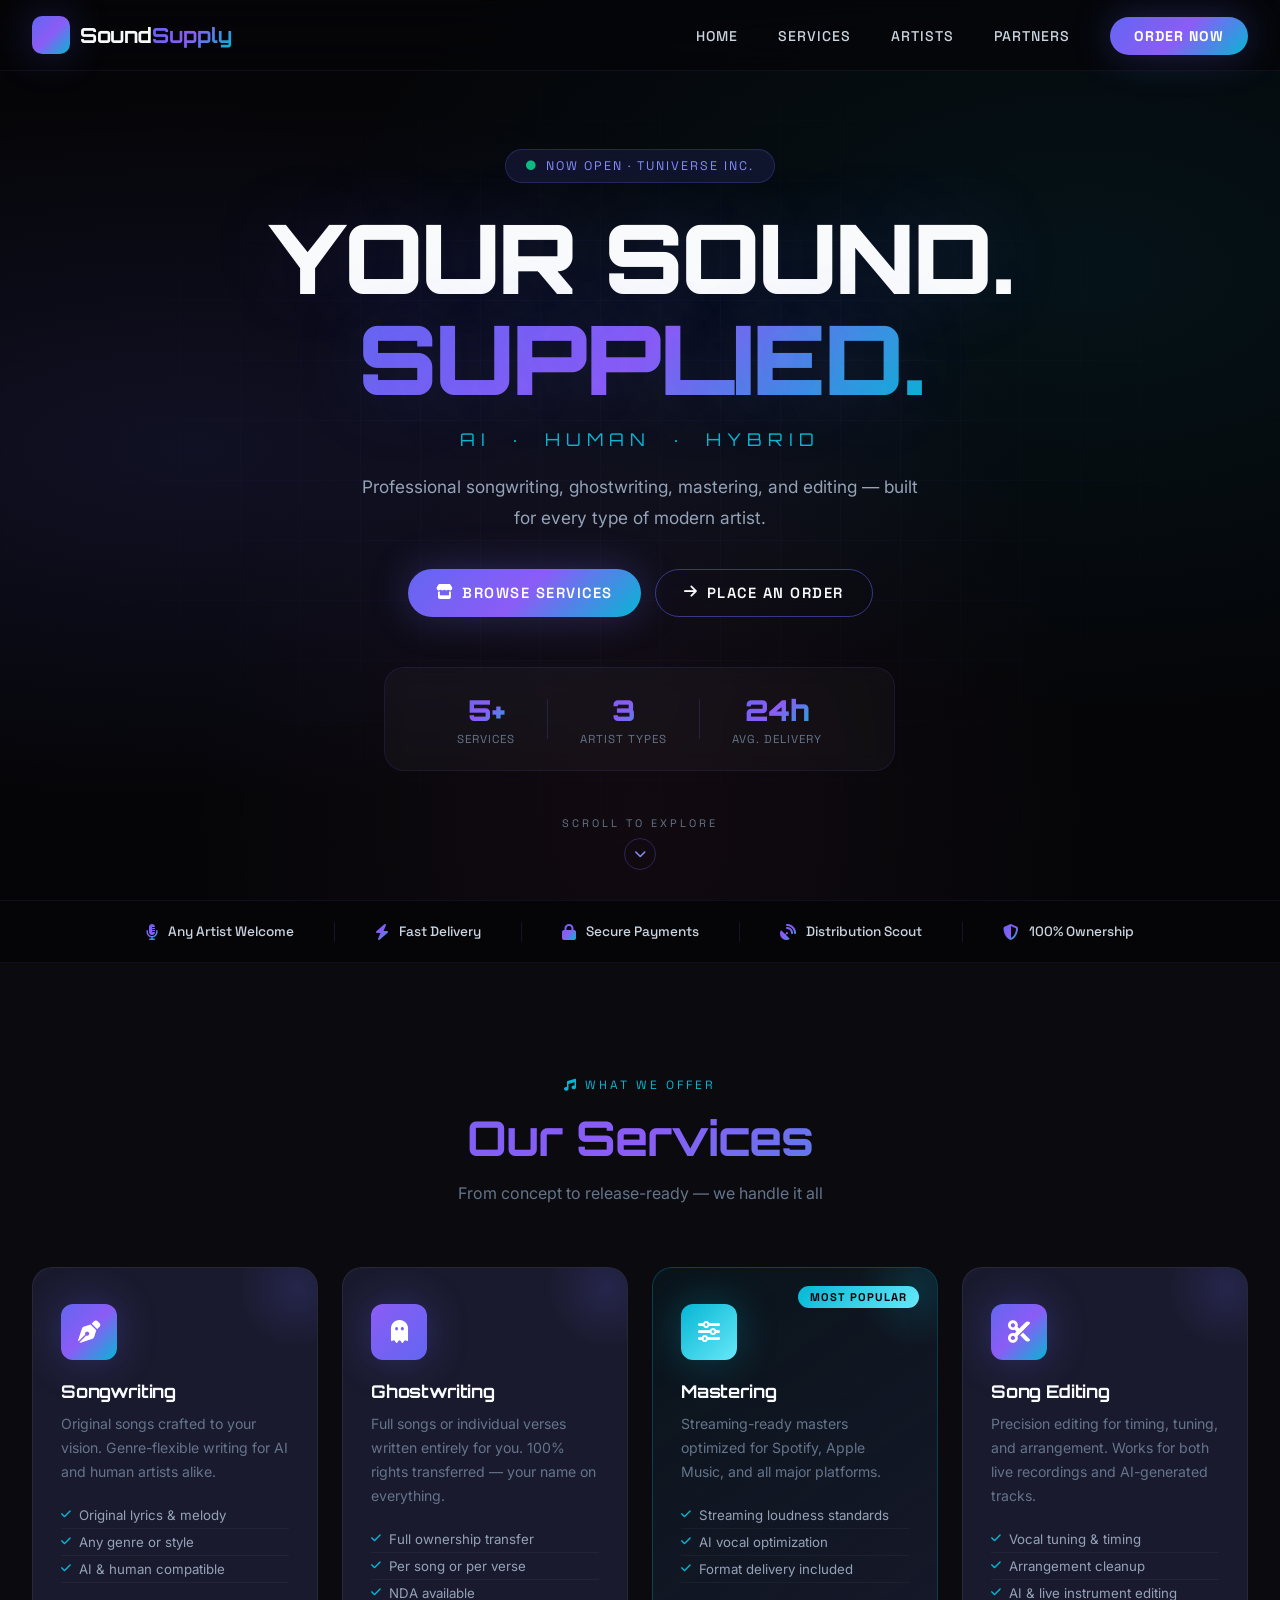
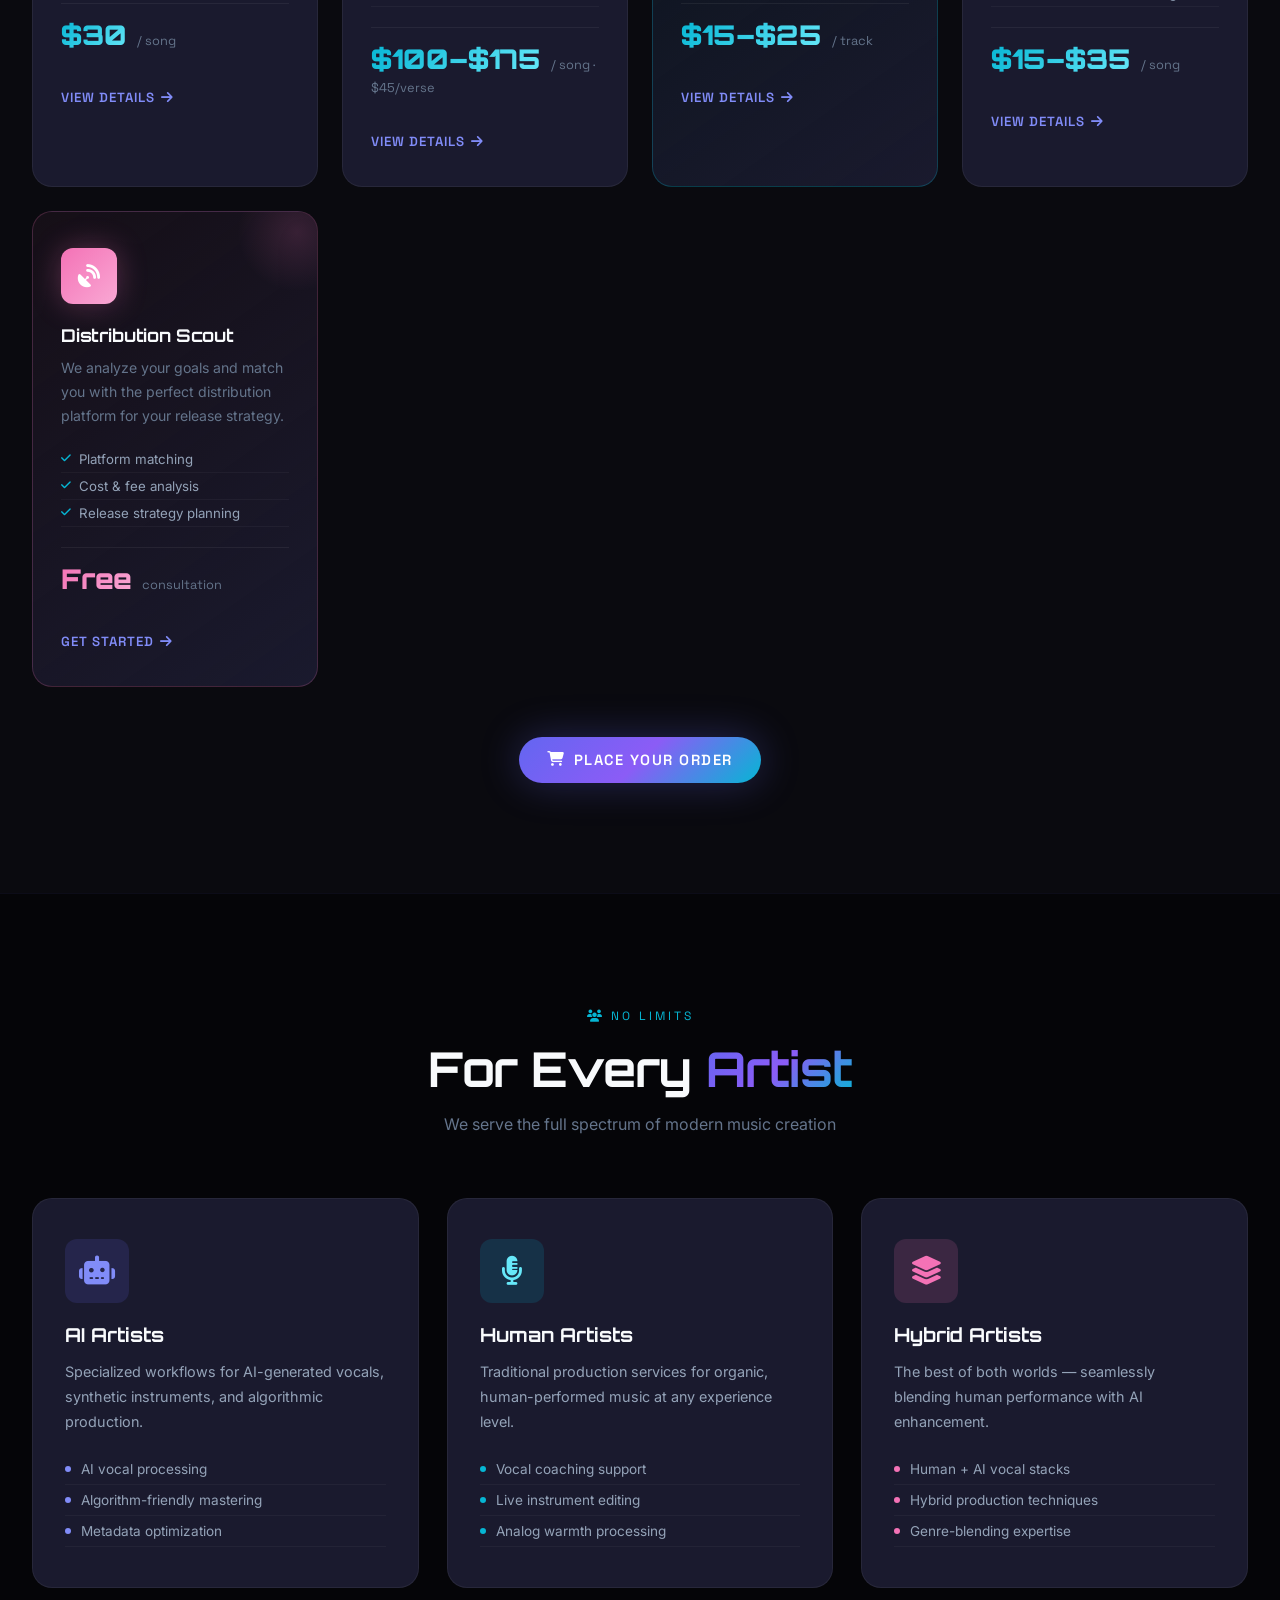
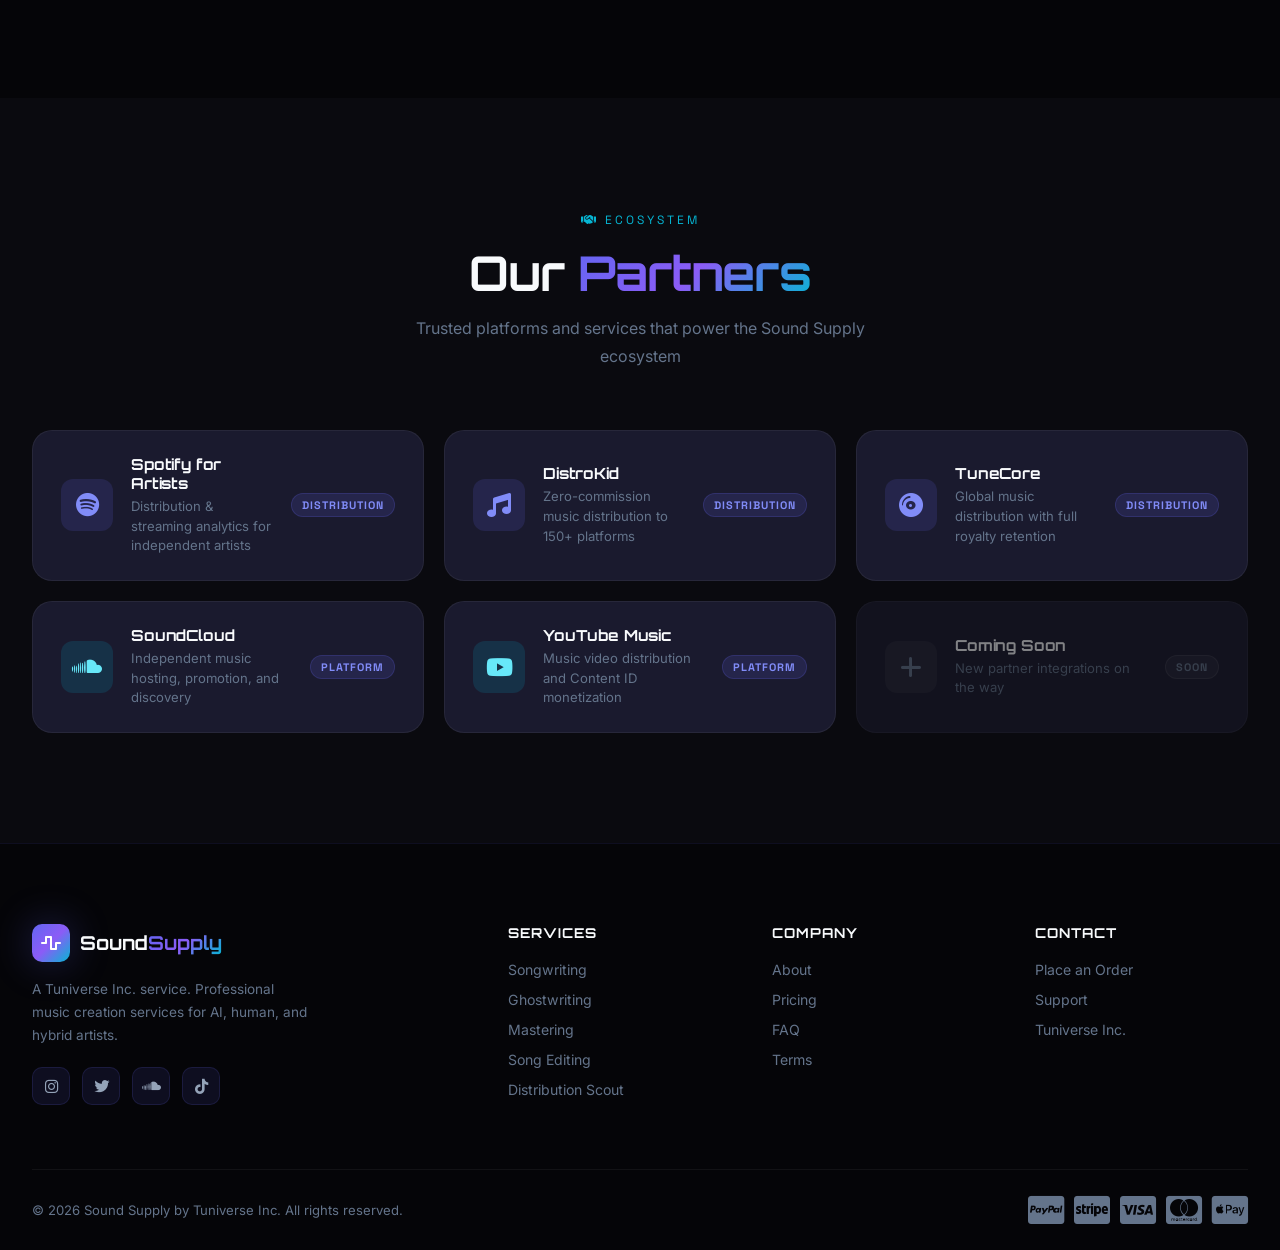
<file: index.html>
<!DOCTYPE html>
<html lang="en">
<head>
<meta charset="UTF-8">
<meta name="viewport" content="width=device-width, initial-scale=1.0">
<title>Sound Supply | Music Creation Marketplace</title>
<link href="https://fonts.googleapis.com/css2?family=Orbitron:wght@400;500;700;900&family=Inter:wght@300;400;500;600;700&family=Space+Grotesk:wght@400;500;600;700&display=swap" rel="stylesheet">
<link rel="stylesheet" href="https://cdnjs.cloudflare.com/ajax/libs/font-awesome/6.4.0/css/all.min.css">
<link rel="stylesheet" href="styles.css">
</head>
<body>

<canvas id="wave"></canvas>

<!-- NAV -->
<nav class="navbar">
  <div class="nav-container">
    <div class="logo">
      <div class="logo-icon"><i class="fas fa-waveform-lines"></i></div>
      <span>Sound<span class="text-gradient">Supply</span></span>
    </div>
    <ul class="nav-links">
      <li><a href="#hero">Home</a></li>
      <li><a href="#services">Services</a></li>
      <li><a href="#artists">Artists</a></li>
      <li><a href="#partners">Partners</a></li>
      <li><a href="order.html" class="nav-cta">Order Now</a></li>
    </ul>
    <button class="mobile-menu-btn" onclick="toggleMenu()"><i class="fas fa-bars"></i></button>
  </div>
</nav>

<!-- HERO -->
<section class="hero" id="hero">
  <div class="hero-grid"></div>
  <div class="hero-particles">
    <div class="particle"></div><div class="particle"></div><div class="particle"></div>
    <div class="particle"></div><div class="particle"></div><div class="particle"></div>
  </div>
  <div class="hero-content">
    <div class="hero-badge"><i class="fas fa-circle pulse-dot"></i> Now Open · Tuniverse Inc.</div>
    <h1>Your Sound.<br><span class="text-gradient">Supplied.</span></h1>
    <p class="hero-subtitle">AI &nbsp;·&nbsp; Human &nbsp;·&nbsp; Hybrid</p>
    <p class="hero-description">Professional songwriting, ghostwriting, mastering, and editing — built for every type of modern artist.</p>
    <div class="hero-buttons">
      <a href="#services" class="btn btn-primary"><i class="fas fa-store"></i> Browse Services</a>
      <a href="order.html" class="btn btn-secondary"><i class="fas fa-arrow-right"></i> Place an Order</a>
    </div>
    <div class="hero-stats">
      <div class="stat-item">
        <div class="stat-number text-gradient">5+</div>
        <div class="stat-label">Services</div>
      </div>
      <div class="stat-divider"></div>
      <div class="stat-item">
        <div class="stat-number text-gradient">3</div>
        <div class="stat-label">Artist Types</div>
      </div>
      <div class="stat-divider"></div>
      <div class="stat-item">
        <div class="stat-number text-gradient">24h</div>
        <div class="stat-label">Avg. Delivery</div>
      </div>
    </div>
  </div>
  <div class="scroll-hint">
    <span>Scroll to explore</span>
    <div class="scroll-arrow-wrap">
      <i class="fas fa-chevron-down"></i>
    </div>
  </div>
</section>

<!-- FEATURES STRIP -->
<div class="features-strip">
  <div class="strip-item"><i class="fas fa-microphone-alt"></i><span>Any Artist Welcome</span></div>
  <div class="strip-divider"></div>
  <div class="strip-item"><i class="fas fa-bolt"></i><span>Fast Delivery</span></div>
  <div class="strip-divider"></div>
  <div class="strip-item"><i class="fas fa-lock"></i><span>Secure Payments</span></div>
  <div class="strip-divider"></div>
  <div class="strip-item"><i class="fas fa-satellite-dish"></i><span>Distribution Scout</span></div>
  <div class="strip-divider"></div>
  <div class="strip-item"><i class="fas fa-shield-alt"></i><span>100% Ownership</span></div>
</div>

<!-- SERVICES -->
<section class="services-section" id="services">
  <div class="container">
    <div class="section-header">
      <span class="label"><i class="fas fa-music"></i> What We Offer</span>
      <h2 class="text-gradient">Our Services</h2>
      <p>From concept to release-ready — we handle it all</p>
    </div>
    <div class="services-grid">

      <div class="service-card">
        <div class="service-glow"></div>
        <div class="service-icon primary"><i class="fas fa-pen-nib"></i></div>
        <h3>Songwriting</h3>
        <p>Original songs crafted to your vision. Genre-flexible writing for AI and human artists alike.</p>
        <ul class="service-features">
          <li><i class="fas fa-check"></i> Original lyrics & melody</li>
          <li><i class="fas fa-check"></i> Any genre or style</li>
          <li><i class="fas fa-check"></i> AI & human compatible</li>
        </ul>
        <div class="service-price">
          <span class="price-amount">$30</span>
          <span class="price-unit">/ song</span>
        </div>
        <a href="services.html" class="service-link">View Details <i class="fas fa-arrow-right"></i></a>
      </div>

      <div class="service-card">
        <div class="service-glow"></div>
        <div class="service-icon secondary"><i class="fas fa-ghost"></i></div>
        <h3>Ghostwriting</h3>
        <p>Full songs or individual verses written entirely for you. 100% rights transferred — your name on everything.</p>
        <ul class="service-features">
          <li><i class="fas fa-check"></i> Full ownership transfer</li>
          <li><i class="fas fa-check"></i> Per song or per verse</li>
          <li><i class="fas fa-check"></i> NDA available</li>
        </ul>
        <div class="service-price">
          <span class="price-amount">$100–$175</span>
          <span class="price-unit">/ song · $45/verse</span>
        </div>
        <a href="services.html" class="service-link">View Details <i class="fas fa-arrow-right"></i></a>
      </div>

      <div class="service-card featured">
        <div class="service-glow cyan"></div>
        <div class="featured-badge">Most Popular</div>
        <div class="service-icon cyan"><i class="fas fa-sliders-h"></i></div>
        <h3>Mastering</h3>
        <p>Streaming-ready masters optimized for Spotify, Apple Music, and all major platforms.</p>
        <ul class="service-features">
          <li><i class="fas fa-check"></i> Streaming loudness standards</li>
          <li><i class="fas fa-check"></i> AI vocal optimization</li>
          <li><i class="fas fa-check"></i> Format delivery included</li>
        </ul>
        <div class="service-price">
          <span class="price-amount">$15–$25</span>
          <span class="price-unit">/ track</span>
        </div>
        <a href="services.html" class="service-link">View Details <i class="fas fa-arrow-right"></i></a>
      </div>

      <div class="service-card">
        <div class="service-glow"></div>
        <div class="service-icon primary"><i class="fas fa-cut"></i></div>
        <h3>Song Editing</h3>
        <p>Precision editing for timing, tuning, and arrangement. Works for both live recordings and AI-generated tracks.</p>
        <ul class="service-features">
          <li><i class="fas fa-check"></i> Vocal tuning & timing</li>
          <li><i class="fas fa-check"></i> Arrangement cleanup</li>
          <li><i class="fas fa-check"></i> AI & live instrument editing</li>
        </ul>
        <div class="service-price">
          <span class="price-amount">$15–$35</span>
          <span class="price-unit">/ song</span>
        </div>
        <a href="services.html" class="service-link">View Details <i class="fas fa-arrow-right"></i></a>
      </div>

      <div class="service-card highlight">
        <div class="service-glow accent"></div>
        <div class="service-icon accent"><i class="fas fa-satellite-dish"></i></div>
        <h3>Distribution Scout</h3>
        <p>We analyze your goals and match you with the perfect distribution platform for your release strategy.</p>
        <ul class="service-features">
          <li><i class="fas fa-check"></i> Platform matching</li>
          <li><i class="fas fa-check"></i> Cost & fee analysis</li>
          <li><i class="fas fa-check"></i> Release strategy planning</li>
        </ul>
        <div class="service-price">
          <span class="price-amount free">Free</span>
          <span class="price-unit">consultation</span>
        </div>
        <a href="services.html" class="service-link">Get Started <i class="fas fa-arrow-right"></i></a>
      </div>

    </div>
    <div class="services-cta">
      <a href="order.html" class="btn btn-primary"><i class="fas fa-shopping-cart"></i> Place Your Order</a>
    </div>
  </div>
</section>

<!-- ARTIST TYPES -->
<section class="artists-section" id="artists">
  <div class="container">
    <div class="section-header">
      <span class="label"><i class="fas fa-users"></i> No Limits</span>
      <h2>For Every <span class="text-gradient">Artist</span></h2>
      <p>We serve the full spectrum of modern music creation</p>
    </div>
    <div class="artist-grid">
      <div class="artist-card ai">
        <div class="artist-card-bg"></div>
        <div class="artist-icon"><i class="fas fa-robot"></i></div>
        <h3>AI Artists</h3>
        <p>Specialized workflows for AI-generated vocals, synthetic instruments, and algorithmic production.</p>
        <ul>
          <li>AI vocal processing</li>
          <li>Algorithm-friendly mastering</li>
          <li>Metadata optimization</li>
        </ul>
      </div>
      <div class="artist-card human">
        <div class="artist-card-bg"></div>
        <div class="artist-icon"><i class="fas fa-microphone-alt"></i></div>
        <h3>Human Artists</h3>
        <p>Traditional production services for organic, human-performed music at any experience level.</p>
        <ul>
          <li>Vocal coaching support</li>
          <li>Live instrument editing</li>
          <li>Analog warmth processing</li>
        </ul>
      </div>
      <div class="artist-card hybrid">
        <div class="artist-card-bg"></div>
        <div class="artist-icon"><i class="fas fa-layer-group"></i></div>
        <h3>Hybrid Artists</h3>
        <p>The best of both worlds — seamlessly blending human performance with AI enhancement.</p>
        <ul>
          <li>Human + AI vocal stacks</li>
          <li>Hybrid production techniques</li>
          <li>Genre-blending expertise</li>
        </ul>
      </div>
    </div>
  </div>
</section>

<!-- PARTNERS -->
<section class="partners-section" id="partners">
  <div class="container">
    <div class="section-header">
      <span class="label"><i class="fas fa-handshake"></i> Ecosystem</span>
      <h2>Our <span class="text-gradient">Partners</span></h2>
      <p>Trusted platforms and services that power the Sound Supply ecosystem</p>
    </div>
    <div class="partners-grid">

      <div class="partner-card">
        <div class="partner-icon distro"><i class="fab fa-spotify"></i></div>
        <div class="partner-info">
          <h4>Spotify for Artists</h4>
          <p>Distribution & streaming analytics for independent artists</p>
        </div>
        <span class="partner-tag">Distribution</span>
      </div>

      <div class="partner-card">
        <div class="partner-icon distro"><i class="fas fa-music"></i></div>
        <div class="partner-info">
          <h4>DistroKid</h4>
          <p>Zero-commission music distribution to 150+ platforms</p>
        </div>
        <span class="partner-tag">Distribution</span>
      </div>

      <div class="partner-card">
        <div class="partner-icon distro"><i class="fas fa-compact-disc"></i></div>
        <div class="partner-info">
          <h4>TuneCore</h4>
          <p>Global music distribution with full royalty retention</p>
        </div>
        <span class="partner-tag">Distribution</span>
      </div>

      <div class="partner-card">
        <div class="partner-icon media"><i class="fab fa-soundcloud"></i></div>
        <div class="partner-info">
          <h4>SoundCloud</h4>
          <p>Independent music hosting, promotion, and discovery</p>
        </div>
        <span class="partner-tag">Platform</span>
      </div>

      <div class="partner-card">
        <div class="partner-icon media"><i class="fab fa-youtube"></i></div>
        <div class="partner-info">
          <h4>YouTube Music</h4>
          <p>Music video distribution and Content ID monetization</p>
        </div>
        <span class="partner-tag">Platform</span>
      </div>

      <div class="partner-card coming">
        <div class="partner-icon placeholder"><i class="fas fa-plus"></i></div>
        <div class="partner-info">
          <h4>Coming Soon</h4>
          <p>New partner integrations on the way</p>
        </div>
        <span class="partner-tag neutral">Soon</span>
      </div>

    </div>
  </div>
</section>

<!-- FOOTER -->
<footer>
  <div class="container">
    <div class="footer-inner">
      <div class="footer-brand">
        <div class="logo">
          <div class="logo-icon"><i class="fas fa-wave-square"></i></div>
          <span>Sound<span class="text-gradient">Supply</span></span>
        </div>
        <p>A Tuniverse Inc. service. Professional music creation services for AI, human, and hybrid artists.</p>
        <div class="footer-social">
          <a href="#"><i class="fab fa-instagram"></i></a>
          <a href="#"><i class="fab fa-twitter"></i></a>
          <a href="#"><i class="fab fa-soundcloud"></i></a>
          <a href="#"><i class="fab fa-tiktok"></i></a>
        </div>
      </div>
      <div class="footer-links-group">
        <h4>Services</h4>
        <ul>
          <li><a href="services.html">Songwriting</a></li>
          <li><a href="services.html">Ghostwriting</a></li>
          <li><a href="services.html">Mastering</a></li>
          <li><a href="services.html">Song Editing</a></li>
          <li><a href="services.html">Distribution Scout</a></li>
        </ul>
      </div>
      <div class="footer-links-group">
        <h4>Company</h4>
        <ul>
          <li><a href="#">About</a></li>
          <li><a href="services.html">Pricing</a></li>
          <li><a href="#">FAQ</a></li>
          <li><a href="#">Terms</a></li>
        </ul>
      </div>
      <div class="footer-links-group">
        <h4>Contact</h4>
        <ul>
          <li><a href="order.html">Place an Order</a></li>
          <li><a href="#">Support</a></li>
          <li><a href="https://tashm1981.github.io/Tunvrs/" target="_blank">Tuniverse Inc.</a></li>
        </ul>
      </div>
    </div>
    <div class="footer-bottom">
      <p>© 2026 Sound Supply by Tuniverse Inc. All rights reserved.</p>
      <div class="footer-pay-icons">
        <i class="fab fa-cc-paypal" title="PayPal"></i>
        <i class="fab fa-cc-stripe" title="Stripe"></i>
        <i class="fab fa-cc-visa" title="Visa"></i>
        <i class="fab fa-cc-mastercard" title="Mastercard"></i>
        <i class="fab fa-cc-apple-pay" title="Apple Pay"></i>
      </div>
    </div>
  </div>
</footer>

<script>
// Wave canvas
const canvas = document.getElementById("wave");
const ctx = canvas.getContext("2d");
function resize() { canvas.width = window.innerWidth; canvas.height = window.innerHeight; }
resize(); window.addEventListener('resize', resize);
let t = 0;
function draw() {
  ctx.clearRect(0,0,canvas.width,canvas.height);
  const waves = [
    { color: 'rgba(99,102,241,0.15)', amp: 45, speed: 1, freq: 0.015 },
    { color: 'rgba(139,92,246,0.1)', amp: 30, speed: 1.3, freq: 0.018 },
    { color: 'rgba(6,182,212,0.08)', amp: 20, speed: 0.8, freq: 0.02 },
  ];
  waves.forEach((w, i) => {
    ctx.beginPath();
    ctx.moveTo(0, canvas.height / 2);
    for (let x = 0; x < canvas.width; x++) {
      let y = canvas.height / 2 + Math.sin((x + t * w.speed) * w.freq) * w.amp;
      ctx.lineTo(x, y);
    }
    ctx.strokeStyle = w.color;
    ctx.lineWidth = 2 - i * 0.5;
    ctx.shadowBlur = 25;
    ctx.shadowColor = i === 2 ? '#06b6d4' : '#6366f1';
    ctx.stroke();
  });
  t += 1.2;
  requestAnimationFrame(draw);
}
draw();

// Nav toggle
function toggleMenu() {
  document.querySelector('.nav-links').classList.toggle('active');
}

// Navbar scroll effect
window.addEventListener('scroll', () => {
  const nav = document.querySelector('.navbar');
  nav.style.background = window.scrollY > 50
    ? 'rgba(5,5,8,0.97)'
    : 'rgba(5,5,8,0.8)';
});

// Smooth scroll
document.querySelectorAll('a[href^="#"]').forEach(a => {
  a.addEventListener('click', e => {
    const target = document.querySelector(a.getAttribute('href'));
    if (target) {
      e.preventDefault();
      target.scrollIntoView({ behavior: 'smooth', block: 'start' });
      document.querySelector('.nav-links').classList.remove('active');
    }
  });
});
</script>
</body>
</html>
</file>
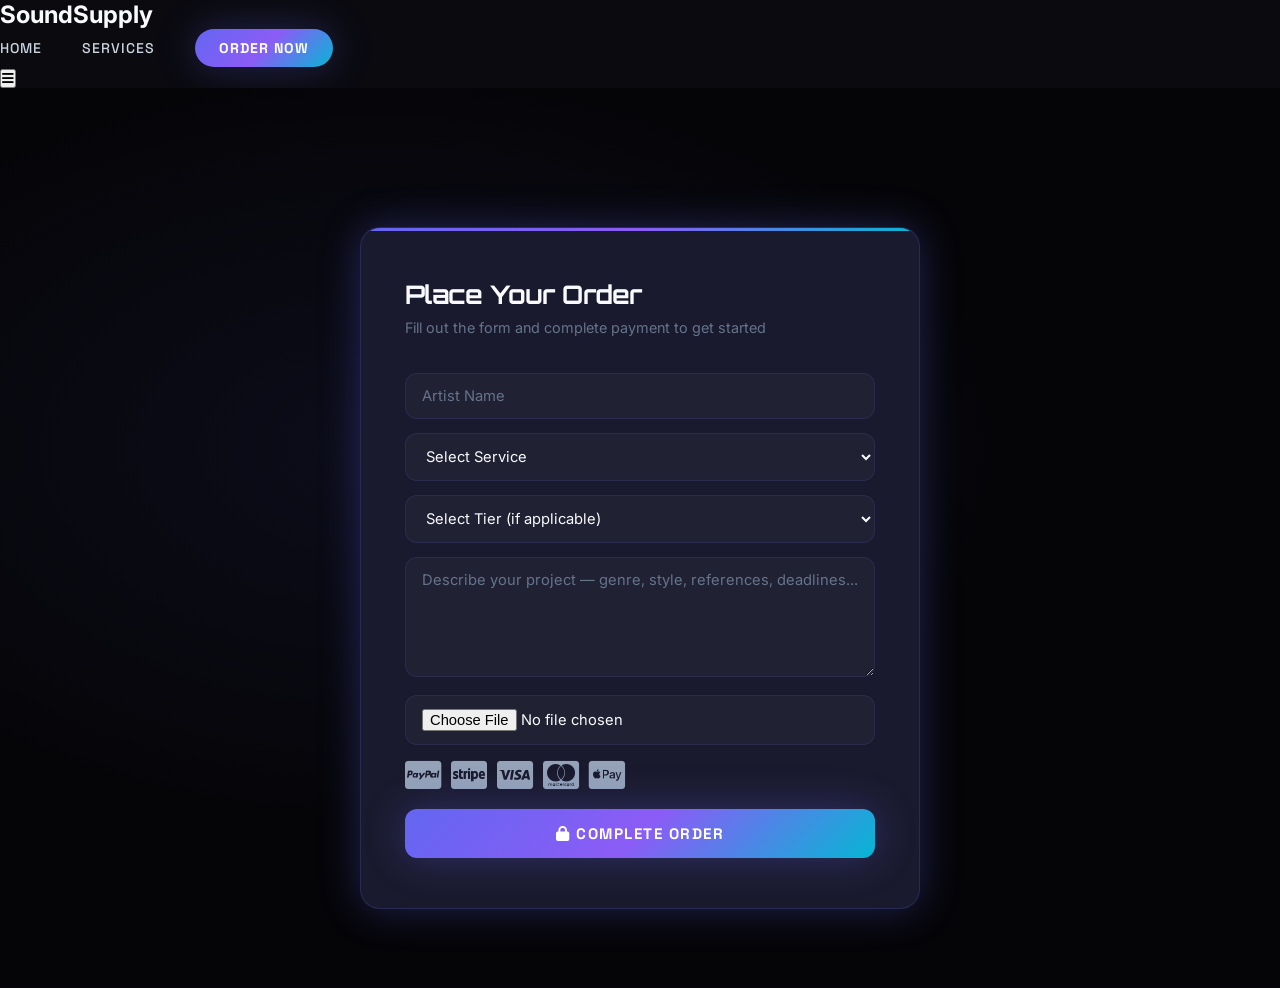
<file: order.html>
<!DOCTYPE html>
<html lang="en">
<head>
<meta charset="UTF-8">
<meta name="viewport" content="width=device-width, initial-scale=1.0">
<title>Order - Sound Supply</title>
<link href="https://fonts.googleapis.com/css2?family=Orbitron:wght@400;500;700;900&family=Inter:wght@300;400;500;600;700&family=Space+Grotesk:wght@400;500;600;700&display=swap" rel="stylesheet">
<link rel="stylesheet" href="https://cdnjs.cloudflare.com/ajax/libs/font-awesome/6.4.0/css/all.min.css">
<link rel="stylesheet" href="styles.css">
</head>
<body>
<canvas id="wave"></canvas>
<nav>
  <h1>SoundSupply</h1>
  <div class="nav-links">
    <a href="index.html">Home</a>
    <a href="services.html">Services</a>
    <a href="order.html" class="nav-cta">Order Now</a>
  </div>
  <button class="menu-btn" onclick="toggleMenu()"><i class="fas fa-bars"></i></button>
</nav>
<div class="order-page">
  <div class="order-box">
    <h2>Place Your Order</h2>
    <p class="sub">Fill out the form and complete payment to get started</p>
    <form onsubmit="submitOrder(event)">
      <input type="text" placeholder="Artist Name" required>
      <select id="service" required>
        <option value="">Select Service</option>
        <option value="songwriting">Songwriting — $30</option>
        <option value="ghostwriting">Ghostwriting — $100–$175</option>
        <option value="mastering">Mastering — $15–$25</option>
        <option value="editing">Song Editing — $15–$35</option>
        <option value="distribution">Distribution Scout — Free</option>
      </select>
      <select>
        <option value="">Select Tier (if applicable)</option>
        <option>Basic</option>
        <option>Premium</option>
      </select>
      <textarea placeholder="Describe your project — genre, style, references, deadlines..." required></textarea>
      <input type="file" accept="audio/*,.mp3,.wav,.aiff">
      <div class="pay-logos">
        <i class="fab fa-cc-paypal" title="PayPal"></i>
        <i class="fab fa-cc-stripe" title="Stripe"></i>
        <i class="fab fa-cc-visa" title="Visa"></i>
        <i class="fab fa-cc-mastercard" title="Mastercard"></i>
        <i class="fab fa-cc-apple-pay" title="Apple Pay"></i>
      </div>
      <button type="submit" class="pay-btn"><i class="fas fa-lock"></i> Complete Order</button>
    </form>
  </div>
</div>
<script>
const canvas=document.getElementById("wave"),ctx=canvas.getContext("2d");
function resize(){canvas.width=window.innerWidth;canvas.height=window.innerHeight;}
resize();window.addEventListener('resize',resize);
let t=0;
function draw(){ctx.clearRect(0,0,canvas.width,canvas.height);const colors=['rgba(99,102,241,0.12)','rgba(139,92,246,0.08)','rgba(6,182,212,0.06)'];for(let i=0;i<3;i++){ctx.beginPath();ctx.moveTo(0,canvas.height/2);for(let x=0;x<canvas.width;x++){let y=canvas.height/2+Math.sin((x+t*(1+i*0.25))*0.016)*(40-i*10);ctx.lineTo(x,y);}ctx.strokeStyle=colors[i];ctx.lineWidth=2-i*0.5;ctx.shadowBlur=20;ctx.shadowColor=i===0?'#6366f1':'#06b6d4';ctx.stroke();}t+=1.2;requestAnimationFrame(draw);}
draw();
function toggleMenu(){document.querySelector('.nav-links').classList.toggle('open');}
const params=new URLSearchParams(window.location.search),svc=params.get('service');
if(svc){const sel=document.getElementById('service');for(let o of sel.options){if(o.value===svc){o.selected=true;break;}}}
function submitOrder(e){e.preventDefault();alert('Order submitted! We\'ll contact you shortly.');e.target.reset();}
</script>
</body>
</html>
</file>
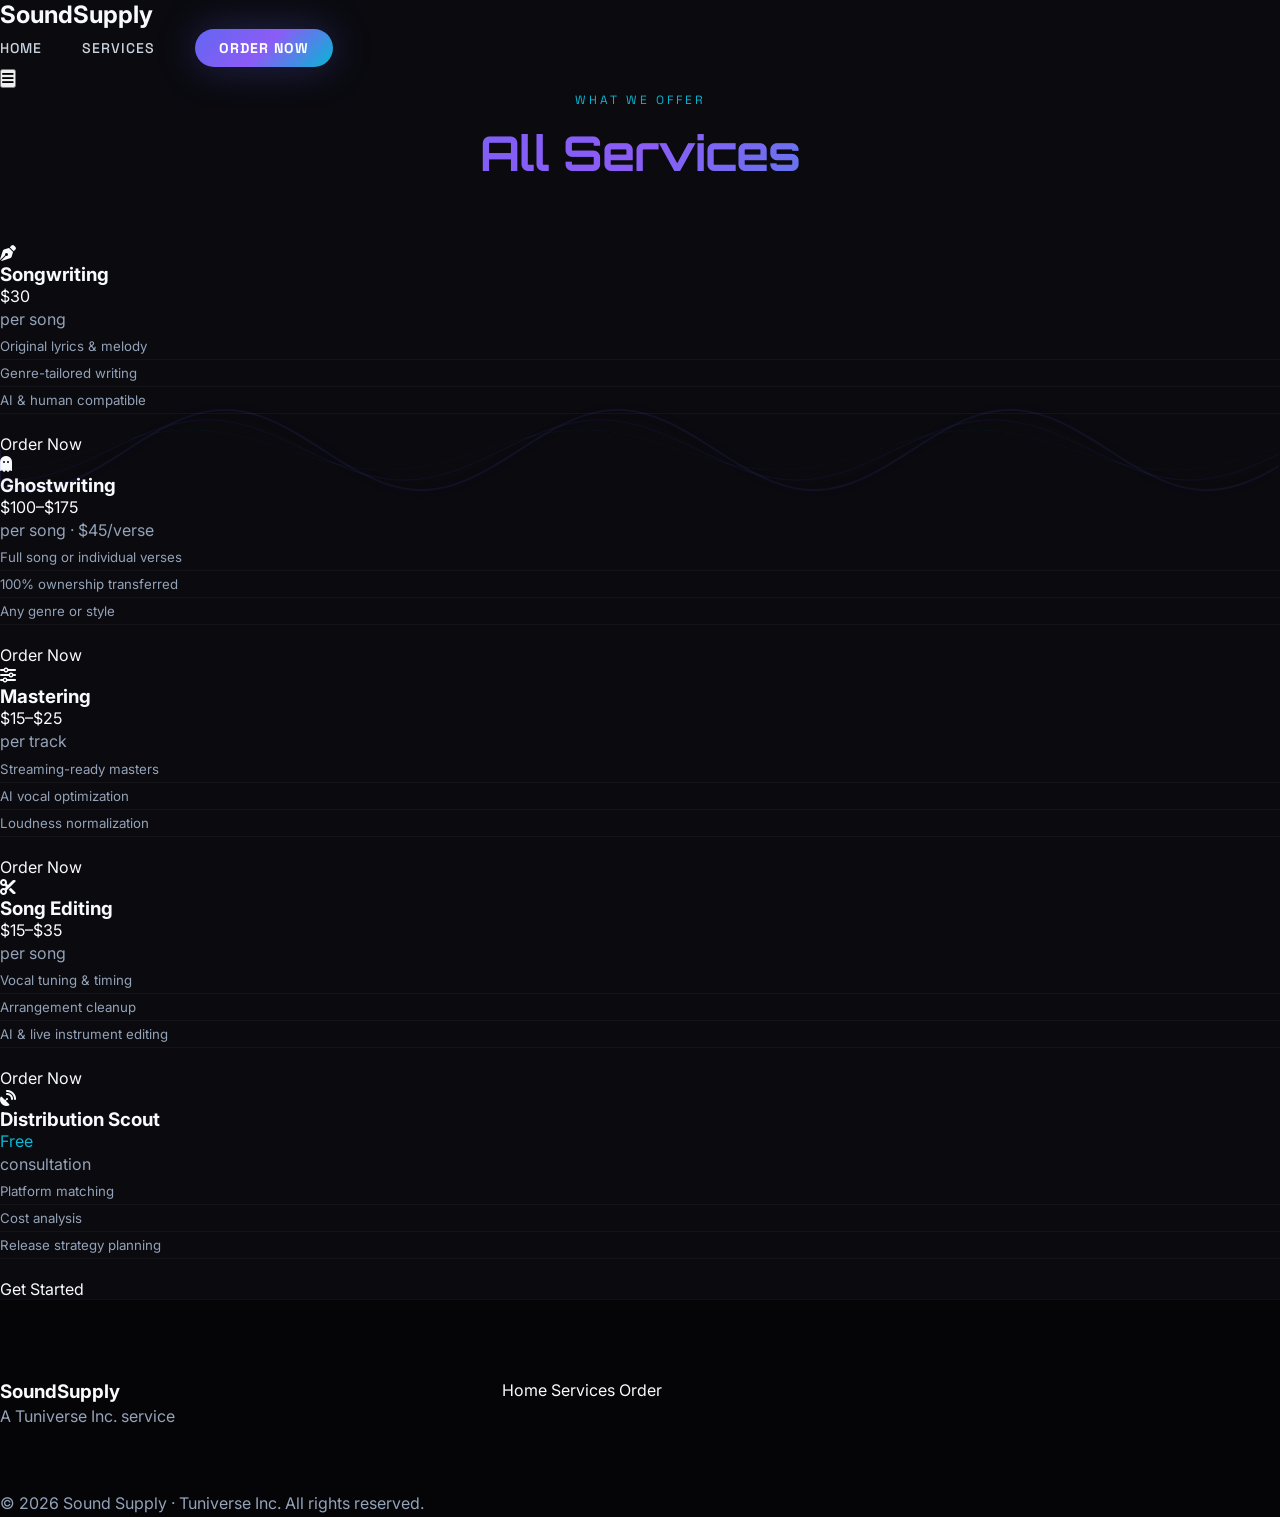
<file: services.html>
<!DOCTYPE html>
<html lang="en">
<head>
<meta charset="UTF-8">
<meta name="viewport" content="width=device-width, initial-scale=1.0">
<title>Services - Sound Supply</title>
<link href="https://fonts.googleapis.com/css2?family=Orbitron:wght@400;500;700;900&family=Inter:wght@300;400;500;600;700&family=Space+Grotesk:wght@400;500;600;700&display=swap" rel="stylesheet">
<link rel="stylesheet" href="https://cdnjs.cloudflare.com/ajax/libs/font-awesome/6.4.0/css/all.min.css">
<link rel="stylesheet" href="styles.css">
</head>
<body>
<canvas id="wave"></canvas>
<nav>
  <h1>SoundSupply</h1>
  <div class="nav-links">
    <a href="index.html">Home</a>
    <a href="services.html">Services</a>
    <a href="order.html" class="nav-cta">Order Now</a>
  </div>
  <button class="menu-btn" onclick="toggleMenu()"><i class="fas fa-bars"></i></button>
</nav>
<div class="services-page">
  <div class="section-header">
    <span class="label">What We Offer</span>
    <h2 class="text-gradient">All Services</h2>
  </div>
  <div class="cards">
    <div class="card">
      <div class="card-icon"><i class="fas fa-pen-nib"></i></div>
      <h3>Songwriting</h3>
      <div class="price">$30</div>
      <p>per song</p>
      <ul class="service-features">
        <li>Original lyrics & melody</li>
        <li>Genre-tailored writing</li>
        <li>AI & human compatible</li>
      </ul>
      <a href="order.html?service=songwriting" class="order-btn">Order Now</a>
    </div>
    <div class="card">
      <div class="card-icon"><i class="fas fa-ghost"></i></div>
      <h3>Ghostwriting</h3>
      <div class="price">$100–$175</div>
      <p>per song · $45/verse</p>
      <ul class="service-features">
        <li>Full song or individual verses</li>
        <li>100% ownership transferred</li>
        <li>Any genre or style</li>
      </ul>
      <a href="order.html?service=ghostwriting" class="order-btn">Order Now</a>
    </div>
    <div class="card">
      <div class="card-icon"><i class="fas fa-sliders-h"></i></div>
      <h3>Mastering</h3>
      <div class="price">$15–$25</div>
      <p>per track</p>
      <ul class="service-features">
        <li>Streaming-ready masters</li>
        <li>AI vocal optimization</li>
        <li>Loudness normalization</li>
      </ul>
      <a href="order.html?service=mastering" class="order-btn">Order Now</a>
    </div>
    <div class="card">
      <div class="card-icon"><i class="fas fa-cut"></i></div>
      <h3>Song Editing</h3>
      <div class="price">$15–$35</div>
      <p>per song</p>
      <ul class="service-features">
        <li>Vocal tuning & timing</li>
        <li>Arrangement cleanup</li>
        <li>AI & live instrument editing</li>
      </ul>
      <a href="order.html?service=editing" class="order-btn">Order Now</a>
    </div>
    <div class="card highlight">
      <div class="card-icon"><i class="fas fa-satellite-dish"></i></div>
      <h3>Distribution Scout</h3>
      <div class="price text-gradient-cyan">Free</div>
      <p>consultation</p>
      <ul class="service-features">
        <li>Platform matching</li>
        <li>Cost analysis</li>
        <li>Release strategy planning</li>
      </ul>
      <a href="order.html?service=distribution" class="order-btn">Get Started</a>
    </div>
  </div>
</div>
<footer>
  <div class="footer-inner">
    <div><h3>SoundSupply</h3><p>A Tuniverse Inc. service</p></div>
    <div class="footer-links">
      <a href="index.html">Home</a>
      <a href="services.html">Services</a>
      <a href="order.html">Order</a>
    </div>
  </div>
  <p class="copyright">© 2026 Sound Supply · Tuniverse Inc. All rights reserved.</p>
</footer>
<script>
const canvas=document.getElementById("wave"),ctx=canvas.getContext("2d");
function resize(){canvas.width=window.innerWidth;canvas.height=window.innerHeight;}
resize();window.addEventListener('resize',resize);
let t=0;
function draw(){ctx.clearRect(0,0,canvas.width,canvas.height);const colors=['rgba(99,102,241,0.12)','rgba(139,92,246,0.08)','rgba(6,182,212,0.06)'];for(let i=0;i<3;i++){ctx.beginPath();ctx.moveTo(0,canvas.height/2);for(let x=0;x<canvas.width;x++){let y=canvas.height/2+Math.sin((x+t*(1+i*0.25))*0.016)*(40-i*10);ctx.lineTo(x,y);}ctx.strokeStyle=colors[i];ctx.lineWidth=2-i*0.5;ctx.shadowBlur=20;ctx.shadowColor=i===0?'#6366f1':'#06b6d4';ctx.stroke();}t+=1.2;requestAnimationFrame(draw);}
draw();
function toggleMenu(){document.querySelector('.nav-links').classList.toggle('open');}
</script>
</body>
</html>
</file>
<file: styles.css>
*, *::before, *::after { margin: 0; padding: 0; box-sizing: border-box; }

:root {
  --primary: #6366f1;
  --primary-light: #818cf8;
  --secondary: #06b6d4;
  --secondary-light: #67e8f9;
  --accent: #f472b6;
  --dark: #0a0a0f;
  --darker: #050508;
  --dark-elevated: #13131f;
  --dark-card: #1a1a2e;
  --light: #f8fafc;
  --gray-300: #cbd5e1;
  --gray-400: #94a3b8;
  --gray-500: #64748b;
  --gradient-primary: linear-gradient(135deg, #6366f1 0%, #8b5cf6 50%, #06b6d4 100%);
  --gradient-secondary: linear-gradient(135deg, #06b6d4 0%, #67e8f9 100%);
  --gradient-accent: linear-gradient(135deg, #f472b6 0%, #f9a8d4 100%);
  --shadow-glow: 0 0 40px rgba(99,102,241,0.3);
  --shadow-glow-cyan: 0 0 40px rgba(6,182,212,0.3);
  --font-display: 'Orbitron', sans-serif;
  --font-body: 'Inter', sans-serif;
  --font-accent: 'Space Grotesk', sans-serif;
  --radius-md: 12px;
  --radius-lg: 20px;
  --radius-xl: 28px;
}

html { scroll-behavior: smooth; }

body {
  font-family: var(--font-body);
  background: var(--dark);
  color: var(--light);
  overflow-x: hidden;
  -webkit-font-smoothing: antialiased;
}

::-webkit-scrollbar { width: 8px; }
::-webkit-scrollbar-track { background: var(--darker); }
::-webkit-scrollbar-thumb { background: var(--primary); border-radius: 4px; }
::-webkit-scrollbar-thumb:hover { background: var(--primary-light); }
::selection { background: var(--primary); color: white; }

p { color: var(--gray-400); line-height: 1.7; }
a { text-decoration: none; color: inherit; transition: all 0.3s; }

.container { max-width: 1280px; margin: 0 auto; padding: 0 32px; }

.text-gradient {
  background: var(--gradient-primary);
  -webkit-background-clip: text;
  -webkit-text-fill-color: transparent;
  background-clip: text;
}

.text-gradient-cyan {
  background: var(--gradient-secondary);
  -webkit-background-clip: text;
  -webkit-text-fill-color: transparent;
  background-clip: text;
}

/* CANVAS */
#wave {
  position: fixed;
  top: 0; left: 0;
  width: 100%; height: 100%;
  z-index: 0;
  pointer-events: none;
  opacity: 0.7;
}

/* NAV */
.navbar {
  position: fixed;
  top: 0; width: 100%;
  background: rgba(5,5,8,0.8);
  backdrop-filter: blur(20px) saturate(180%);
  border-bottom: 1px solid rgba(99,102,241,0.1);
  z-index: 1000;
  transition: background 0.3s;
}

.nav-container {
  max-width: 1280px;
  margin: 0 auto;
  padding: 0 32px;
  height: 70px;
  display: flex;
  align-items: center;
  justify-content: space-between;
}

.logo {
  display: flex;
  align-items: center;
  gap: 10px;
  font-family: var(--font-display);
  font-size: 1.3rem;
  font-weight: 700;
}

.logo-icon {
  width: 38px; height: 38px;
  background: var(--gradient-primary);
  border-radius: 10px;
  display: flex;
  align-items: center;
  justify-content: center;
  font-size: 1rem;
  color: white;
  box-shadow: var(--shadow-glow);
}

.nav-links {
  display: flex;
  list-style: none;
  align-items: center;
  gap: 2.5rem;
}

.nav-links a {
  font-family: var(--font-accent);
  font-size: 0.88rem;
  font-weight: 500;
  text-transform: uppercase;
  letter-spacing: 1px;
  color: var(--gray-300);
  position: relative;
  padding: 6px 0;
}

.nav-links a::after {
  content: '';
  position: absolute;
  bottom: 0; left: 0;
  width: 0; height: 2px;
  background: var(--gradient-primary);
  transition: width 0.3s;
}

.nav-links a:hover { color: var(--light); }
.nav-links a:hover::after { width: 100%; }

.nav-cta {
  padding: 10px 24px !important;
  background: var(--gradient-primary) !important;
  color: white !important;
  border-radius: var(--radius-xl) !important;
  font-weight: 700 !important;
  box-shadow: var(--shadow-glow);
}

.nav-cta::after { display: none !important; }
.nav-cta:hover { transform: translateY(-2px); opacity: 0.9; }

.mobile-menu-btn {
  display: none;
  background: none;
  border: none;
  color: var(--light);
  font-size: 1.4rem;
  cursor: pointer;
  padding: 8px;
}

/* BUTTONS */
.btn {
  display: inline-flex;
  align-items: center;
  gap: 8px;
  padding: 14px 28px;
  border-radius: var(--radius-xl);
  font-family: var(--font-accent);
  font-weight: 600;
  font-size: 0.92rem;
  text-transform: uppercase;
  letter-spacing: 1.5px;
  transition: all 0.4s cubic-bezier(0.4,0,0.2,1);
  cursor: pointer;
  border: none;
  text-decoration: none;
  position: relative;
  overflow: hidden;
}

.btn::before {
  content: '';
  position: absolute;
  top: 0; left: -100%;
  width: 100%; height: 100%;
  background: linear-gradient(90deg, transparent, rgba(255,255,255,0.15), transparent);
  transition: left 0.6s;
}

.btn:hover::before { left: 100%; }

.btn-primary {
  background: var(--gradient-primary);
  color: white;
  box-shadow: var(--shadow-glow);
}

.btn-primary:hover { transform: translateY(-3px); box-shadow: 0 0 60px rgba(99,102,241,0.5); }

.btn-secondary {
  background: transparent;
  color: var(--light);
  border: 1.5px solid rgba(99,102,241,0.5);
  backdrop-filter: blur(10px);
}

.btn-secondary:hover {
  background: rgba(99,102,241,0.12);
  border-color: var(--primary);
  transform: translateY(-3px);
}

/* HERO */
.hero {
  min-height: 100vh;
  display: flex;
  align-items: center;
  justify-content: center;
  text-align: center;
  padding: 120px 24px 100px;
  position: relative;
  z-index: 1;
  overflow: hidden;
  background:
    radial-gradient(ellipse at 15% 50%, rgba(99,102,241,0.12) 0%, transparent 55%),
    radial-gradient(ellipse at 85% 30%, rgba(6,182,212,0.08) 0%, transparent 50%),
    radial-gradient(ellipse at 50% 90%, rgba(244,114,182,0.05) 0%, transparent 50%),
    var(--darker);
}

.hero-grid {
  position: absolute;
  inset: 0;
  background-image:
    linear-gradient(rgba(99,102,241,0.04) 1px, transparent 1px),
    linear-gradient(90deg, rgba(99,102,241,0.04) 1px, transparent 1px);
  background-size: 60px 60px;
  mask-image: radial-gradient(ellipse at center, black 30%, transparent 75%);
  pointer-events: none;
}

/* PARTICLES */
.hero-particles { position: absolute; inset: 0; overflow: hidden; pointer-events: none; }
.particle {
  position: absolute;
  width: 4px; height: 4px;
  border-radius: 50%;
  background: var(--primary-light);
  opacity: 0;
  animation: float-particle 8s ease-in-out infinite;
}
.particle:nth-child(1) { left: 15%; top: 30%; animation-delay: 0s; }
.particle:nth-child(2) { left: 75%; top: 20%; animation-delay: 1.5s; background: var(--secondary); }
.particle:nth-child(3) { left: 45%; top: 70%; animation-delay: 3s; }
.particle:nth-child(4) { left: 85%; top: 60%; animation-delay: 2s; background: var(--accent); }
.particle:nth-child(5) { left: 30%; top: 80%; animation-delay: 4s; background: var(--secondary); }
.particle:nth-child(6) { left: 60%; top: 40%; animation-delay: 1s; }

@keyframes float-particle {
  0% { opacity: 0; transform: translateY(0) scale(1); }
  20% { opacity: 0.6; }
  80% { opacity: 0.3; }
  100% { opacity: 0; transform: translateY(-80px) scale(0.5); }
}

.hero-content {
  max-width: 880px;
  position: relative;
  z-index: 2;
}

.hero-badge {
  display: inline-flex;
  align-items: center;
  gap: 8px;
  padding: 8px 20px;
  background: rgba(99,102,241,0.12);
  border: 1px solid rgba(99,102,241,0.25);
  border-radius: var(--radius-xl);
  font-family: var(--font-accent);
  font-size: 0.78rem;
  color: var(--primary-light);
  margin-bottom: 24px;
  text-transform: uppercase;
  letter-spacing: 2px;
  backdrop-filter: blur(10px);
}

.pulse-dot {
  color: #10b981;
  font-size: 0.6rem;
  animation: pulse 2s ease-in-out infinite;
}

@keyframes pulse { 0%, 100% { opacity: 1; } 50% { opacity: 0.3; } }

.hero h1 {
  font-family: var(--font-display);
  font-size: clamp(3rem, 8vw, 6rem);
  font-weight: 900;
  line-height: 1.05;
  text-transform: uppercase;
  letter-spacing: -0.02em;
  margin-bottom: 16px;
  text-shadow: 0 0 80px rgba(99,102,241,0.2);
}

.hero-subtitle {
  font-family: var(--font-display);
  font-size: clamp(0.9rem, 2vw, 1.1rem);
  color: var(--secondary);
  letter-spacing: 6px;
  text-transform: uppercase;
  margin-bottom: 16px;
}

.hero-description {
  font-size: 1.08rem;
  color: var(--gray-400);
  max-width: 560px;
  margin: 0 auto 36px;
  line-height: 1.8;
}

.hero-buttons {
  display: flex;
  gap: 14px;
  justify-content: center;
  flex-wrap: wrap;
  margin-bottom: 50px;
}

.hero-stats {
  display: flex;
  justify-content: center;
  align-items: center;
  gap: 0;
  flex-wrap: wrap;
  padding: 24px 40px;
  background: rgba(255,255,255,0.03);
  border: 1px solid rgba(99,102,241,0.12);
  border-radius: var(--radius-lg);
  backdrop-filter: blur(10px);
  display: inline-flex;
}

.stat-item { text-align: center; padding: 0 32px; }

.stat-number {
  font-family: var(--font-display);
  font-size: 1.8rem;
  font-weight: 900;
  display: block;
  margin-bottom: 4px;
}

.stat-label {
  font-family: var(--font-accent);
  font-size: 0.72rem;
  color: var(--gray-500);
  text-transform: uppercase;
  letter-spacing: 1px;
}

.stat-divider {
  width: 1px;
  height: 40px;
  background: rgba(99,102,241,0.2);
}

/* SCROLL HINT */
.scroll-hint {
  position: absolute;
  bottom: 30px;
  left: 50%;
  transform: translateX(-50%);
  display: flex;
  flex-direction: column;
  align-items: center;
  gap: 8px;
  z-index: 2;
  animation: scrollBounce 2.5s ease-in-out infinite;
}

.scroll-hint span {
  font-family: var(--font-accent);
  font-size: 0.68rem;
  text-transform: uppercase;
  letter-spacing: 3px;
  color: var(--gray-500);
}

.scroll-arrow-wrap {
  width: 32px; height: 32px;
  border: 1px solid rgba(99,102,241,0.3);
  border-radius: 50%;
  display: flex;
  align-items: center;
  justify-content: center;
  color: var(--primary-light);
  font-size: 0.75rem;
}

@keyframes scrollBounce {
  0%, 100% { transform: translateX(-50%) translateY(0); opacity: 0.7; }
  50% { transform: translateX(-50%) translateY(10px); opacity: 1; }
}

/* FEATURES STRIP */
.features-strip {
  display: flex;
  align-items: center;
  justify-content: center;
  flex-wrap: wrap;
  gap: 0;
  padding: 0;
  background: var(--darker);
  border-top: 1px solid rgba(99,102,241,0.1);
  border-bottom: 1px solid rgba(99,102,241,0.1);
  position: relative;
  z-index: 1;
  overflow: hidden;
}

.strip-item {
  display: flex;
  align-items: center;
  gap: 10px;
  padding: 22px 40px;
  font-family: var(--font-accent);
  font-size: 0.85rem;
  font-weight: 500;
  color: var(--gray-300);
  transition: color 0.3s;
  white-space: nowrap;
}

.strip-item i {
  background: var(--gradient-primary);
  -webkit-background-clip: text;
  -webkit-text-fill-color: transparent;
  background-clip: text;
  font-size: 1rem;
}

.strip-item:hover { color: var(--light); }

.strip-divider {
  width: 1px;
  height: 20px;
  background: rgba(99,102,241,0.15);
}

/* SECTION HEADER */
.section-header {
  text-align: center;
  margin-bottom: 60px;
}

.label {
  display: inline-flex;
  align-items: center;
  gap: 6px;
  font-family: var(--font-accent);
  font-size: 0.75rem;
  text-transform: uppercase;
  letter-spacing: 3px;
  color: var(--secondary);
  margin-bottom: 14px;
}

.section-header h2 {
  font-family: var(--font-display);
  font-size: clamp(2rem, 4vw, 3rem);
  font-weight: 700;
  letter-spacing: -0.02em;
  color: var(--light);
  margin-bottom: 12px;
}

.section-header p { font-size: 1rem; color: var(--gray-500); max-width: 480px; margin: 0 auto; }

/* SERVICES */
.services-section {
  padding: 110px 0;
  position: relative;
  z-index: 1;
}

.services-grid {
  display: grid;
  grid-template-columns: repeat(auto-fit, minmax(240px, 1fr));
  gap: 24px;
  margin-bottom: 50px;
}

.service-card {
  background: var(--dark-card);
  border: 1px solid rgba(255,255,255,0.06);
  border-radius: var(--radius-lg);
  padding: 36px 28px;
  position: relative;
  overflow: hidden;
  transition: all 0.4s cubic-bezier(0.4,0,0.2,1);
}

.service-glow {
  position: absolute;
  top: -40px; right: -40px;
  width: 120px; height: 120px;
  border-radius: 50%;
  background: radial-gradient(circle, rgba(99,102,241,0.15), transparent 70%);
  pointer-events: none;
  transition: all 0.4s;
}

.service-glow.cyan { background: radial-gradient(circle, rgba(6,182,212,0.15), transparent 70%); }
.service-glow.accent { background: radial-gradient(circle, rgba(244,114,182,0.15), transparent 70%); }

.service-card:hover {
  transform: translateY(-10px);
  border-color: rgba(99,102,241,0.35);
  box-shadow: 0 30px 60px rgba(0,0,0,0.5), var(--shadow-glow);
}

.service-card:hover .service-glow { width: 200px; height: 200px; opacity: 1.5; }

.service-card.featured {
  border-color: rgba(6,182,212,0.25);
  background: linear-gradient(145deg, rgba(6,182,212,0.06), var(--dark-card));
}

.service-card.featured:hover {
  border-color: rgba(6,182,212,0.5);
  box-shadow: 0 30px 60px rgba(0,0,0,0.5), var(--shadow-glow-cyan);
}

.service-card.highlight {
  border-color: rgba(244,114,182,0.2);
  background: linear-gradient(145deg, rgba(244,114,182,0.05), var(--dark-card));
}

.service-card.highlight:hover {
  border-color: rgba(244,114,182,0.4);
  box-shadow: 0 30px 60px rgba(0,0,0,0.5), 0 0 40px rgba(244,114,182,0.2);
}

.featured-badge {
  position: absolute;
  top: 18px; right: 18px;
  padding: 4px 12px;
  background: var(--gradient-secondary);
  border-radius: 20px;
  font-family: var(--font-accent);
  font-size: 0.7rem;
  font-weight: 700;
  color: var(--darker);
  text-transform: uppercase;
  letter-spacing: 1px;
}

.service-icon {
  width: 56px; height: 56px;
  border-radius: var(--radius-md);
  display: flex;
  align-items: center;
  justify-content: center;
  font-size: 1.4rem;
  margin-bottom: 20px;
  color: white;
}

.service-icon.primary { background: var(--gradient-primary); box-shadow: var(--shadow-glow); }
.service-icon.secondary { background: linear-gradient(135deg, #8b5cf6, #6366f1); box-shadow: var(--shadow-glow); }
.service-icon.cyan { background: var(--gradient-secondary); box-shadow: var(--shadow-glow-cyan); }
.service-icon.accent { background: var(--gradient-accent); box-shadow: 0 0 30px rgba(244,114,182,0.3); }

.service-card h3 {
  font-family: var(--font-display);
  font-size: 1.1rem;
  font-weight: 700;
  color: var(--light);
  margin-bottom: 10px;
  letter-spacing: -0.01em;
}

.service-card > p {
  font-size: 0.88rem;
  color: var(--gray-500);
  line-height: 1.7;
  margin-bottom: 18px;
}

.service-features {
  list-style: none;
  margin-bottom: 20px;
}

.service-features li {
  display: flex;
  align-items: center;
  gap: 8px;
  font-size: 0.83rem;
  color: var(--gray-400);
  padding: 5px 0;
  border-bottom: 1px solid rgba(255,255,255,0.04);
}

.service-features i {
  color: var(--secondary);
  font-size: 0.7rem;
  flex-shrink: 0;
}

.service-price {
  margin-bottom: 20px;
  padding: 14px 0;
  border-top: 1px solid rgba(255,255,255,0.06);
}

.price-amount {
  font-family: var(--font-display);
  font-size: 1.7rem;
  font-weight: 900;
  background: var(--gradient-secondary);
  -webkit-background-clip: text;
  -webkit-text-fill-color: transparent;
  background-clip: text;
}

.price-amount.free {
  background: var(--gradient-accent);
  -webkit-background-clip: text;
  -webkit-text-fill-color: transparent;
  background-clip: text;
}

.price-unit {
  font-size: 0.8rem;
  color: var(--gray-500);
  margin-left: 6px;
  font-family: var(--font-accent);
}

.service-link {
  display: inline-flex;
  align-items: center;
  gap: 6px;
  font-family: var(--font-accent);
  font-size: 0.83rem;
  font-weight: 600;
  text-transform: uppercase;
  letter-spacing: 1px;
  color: var(--primary-light);
  transition: all 0.3s;
}

.service-link:hover { gap: 10px; color: var(--secondary-light); }

.services-cta { text-align: center; }

/* ARTIST TYPES */
.artists-section {
  padding: 110px 0;
  background: var(--darker);
  position: relative;
  z-index: 1;
  border-top: 1px solid rgba(99,102,241,0.07);
}

.artist-grid {
  display: grid;
  grid-template-columns: repeat(auto-fit, minmax(300px, 1fr));
  gap: 28px;
}

.artist-card {
  background: var(--dark-card);
  border: 1px solid rgba(255,255,255,0.06);
  border-radius: var(--radius-lg);
  padding: 40px 32px;
  position: relative;
  overflow: hidden;
  transition: all 0.4s;
}

.artist-card-bg {
  position: absolute;
  inset: 0;
  opacity: 0;
  transition: opacity 0.4s;
  border-radius: var(--radius-lg);
}

.artist-card.ai .artist-card-bg { background: radial-gradient(circle at top right, rgba(99,102,241,0.08), transparent 60%); }
.artist-card.human .artist-card-bg { background: radial-gradient(circle at top right, rgba(6,182,212,0.08), transparent 60%); }
.artist-card.hybrid .artist-card-bg { background: radial-gradient(circle at top right, rgba(244,114,182,0.08), transparent 60%); }

.artist-card:hover .artist-card-bg { opacity: 1; }
.artist-card.ai:hover { border-color: rgba(99,102,241,0.4); box-shadow: var(--shadow-glow); transform: translateY(-8px); }
.artist-card.human:hover { border-color: rgba(6,182,212,0.4); box-shadow: var(--shadow-glow-cyan); transform: translateY(-8px); }
.artist-card.hybrid:hover { border-color: rgba(244,114,182,0.4); box-shadow: 0 0 40px rgba(244,114,182,0.2); transform: translateY(-8px); }

.artist-icon {
  width: 64px; height: 64px;
  border-radius: var(--radius-md);
  display: flex;
  align-items: center;
  justify-content: center;
  font-size: 1.8rem;
  margin-bottom: 20px;
  position: relative;
  z-index: 1;
}

.artist-card.ai .artist-icon { background: rgba(99,102,241,0.15); color: var(--primary-light); }
.artist-card.human .artist-icon { background: rgba(6,182,212,0.15); color: var(--secondary-light); }
.artist-card.hybrid .artist-icon { background: rgba(244,114,182,0.15); color: var(--accent); }

.artist-card h3 {
  font-family: var(--font-display);
  font-size: 1.2rem;
  font-weight: 700;
  color: var(--light);
  margin-bottom: 12px;
  position: relative;
  z-index: 1;
}

.artist-card > p {
  font-size: 0.9rem;
  color: var(--gray-400);
  line-height: 1.75;
  margin-bottom: 20px;
  position: relative;
  z-index: 1;
}

.artist-card ul {
  list-style: none;
  position: relative;
  z-index: 1;
}

.artist-card ul li {
  font-size: 0.85rem;
  color: var(--gray-400);
  padding: 7px 0;
  border-bottom: 1px solid rgba(255,255,255,0.04);
  display: flex;
  align-items: center;
  gap: 10px;
}

.artist-card.ai ul li::before { content: ''; width: 6px; height: 6px; border-radius: 50%; background: var(--primary-light); flex-shrink: 0; }
.artist-card.human ul li::before { content: ''; width: 6px; height: 6px; border-radius: 50%; background: var(--secondary); flex-shrink: 0; }
.artist-card.hybrid ul li::before { content: ''; width: 6px; height: 6px; border-radius: 50%; background: var(--accent); flex-shrink: 0; }

/* PARTNERS */
.partners-section {
  padding: 110px 0;
  position: relative;
  z-index: 1;
}

.partners-grid {
  display: grid;
  grid-template-columns: repeat(auto-fit, minmax(300px, 1fr));
  gap: 20px;
}

.partner-card {
  display: flex;
  align-items: center;
  gap: 18px;
  background: var(--dark-card);
  border: 1px solid rgba(255,255,255,0.06);
  border-radius: var(--radius-lg);
  padding: 24px 28px;
  transition: all 0.3s;
  position: relative;
  overflow: hidden;
}

.partner-card:hover {
  transform: translateY(-4px);
  border-color: rgba(99,102,241,0.3);
  box-shadow: var(--shadow-glow);
}

.partner-card.coming { opacity: 0.5; }
.partner-card.coming:hover { opacity: 0.7; transform: none; box-shadow: none; border-color: rgba(255,255,255,0.06); }

.partner-icon {
  width: 52px; height: 52px;
  border-radius: var(--radius-md);
  display: flex;
  align-items: center;
  justify-content: center;
  font-size: 1.5rem;
  flex-shrink: 0;
}

.partner-icon.distro { background: rgba(99,102,241,0.15); color: var(--primary-light); }
.partner-icon.media { background: rgba(6,182,212,0.15); color: var(--secondary-light); }
.partner-icon.placeholder { background: rgba(255,255,255,0.05); color: var(--gray-500); }

.partner-info { flex: 1; }

.partner-info h4 {
  font-family: var(--font-display);
  font-size: 0.95rem;
  font-weight: 700;
  color: var(--light);
  margin-bottom: 4px;
  letter-spacing: -0.01em;
}

.partner-info p { font-size: 0.82rem; color: var(--gray-500); line-height: 1.5; }

.partner-tag {
  font-family: var(--font-accent);
  font-size: 0.68rem;
  font-weight: 700;
  text-transform: uppercase;
  letter-spacing: 1px;
  padding: 4px 10px;
  border-radius: 20px;
  flex-shrink: 0;
  background: rgba(99,102,241,0.15);
  color: var(--primary-light);
  border: 1px solid rgba(99,102,241,0.2);
}

.partner-tag.neutral { background: rgba(255,255,255,0.05); color: var(--gray-500); border-color: rgba(255,255,255,0.08); }

/* FOOTER */
footer {
  background: var(--darker);
  border-top: 1px solid rgba(99,102,241,0.1);
  padding: 80px 0 0;
  position: relative;
  z-index: 1;
}

.footer-inner {
  display: grid;
  grid-template-columns: 2fr 1fr 1fr 1fr;
  gap: 50px;
  margin-bottom: 60px;
}

.footer-brand .logo { margin-bottom: 16px; font-size: 1.2rem; }
.footer-brand > p { font-size: 0.85rem; color: var(--gray-500); line-height: 1.7; max-width: 280px; margin-bottom: 20px; }

.footer-social { display: flex; gap: 12px; }
.footer-social a {
  width: 38px; height: 38px;
  background: rgba(99,102,241,0.1);
  border: 1px solid rgba(99,102,241,0.15);
  border-radius: 10px;
  display: flex;
  align-items: center;
  justify-content: center;
  color: var(--gray-400);
  font-size: 0.95rem;
  transition: all 0.3s;
}
.footer-social a:hover { background: var(--gradient-primary); color: white; border-color: transparent; transform: translateY(-2px); }

.footer-links-group h4 {
  font-family: var(--font-display);
  font-size: 0.85rem;
  font-weight: 700;
  color: var(--light);
  text-transform: uppercase;
  letter-spacing: 1px;
  margin-bottom: 18px;
}

.footer-links-group ul { list-style: none; }
.footer-links-group ul li { margin-bottom: 10px; }
.footer-links-group ul li a { font-size: 0.88rem; color: var(--gray-500); transition: color 0.3s; }
.footer-links-group ul li a:hover { color: var(--primary-light); }

.footer-bottom {
  border-top: 1px solid rgba(255,255,255,0.05);
  padding: 24px 0;
  display: flex;
  align-items: center;
  justify-content: space-between;
  flex-wrap: wrap;
  gap: 16px;
}

.footer-bottom p { font-size: 0.82rem; color: var(--gray-500); }

.footer-pay-icons {
  display: flex;
  align-items: center;
  gap: 10px;
}

.footer-pay-icons i {
  font-size: 2rem;
  color: var(--gray-500);
  transition: color 0.3s, transform 0.3s;
}

.footer-pay-icons i:hover { color: var(--primary-light); transform: translateY(-2px); }

/* ORDER PAGE */
.order-page {
  min-height: 100vh;
  display: flex;
  align-items: center;
  justify-content: center;
  padding: 120px 24px 60px;
  position: relative;
  z-index: 1;
  background:
    radial-gradient(ellipse at 30% 40%, rgba(99,102,241,0.08) 0%, transparent 50%),
    var(--darker);
}

.order-box {
  background: var(--dark-card);
  border: 1px solid rgba(99,102,241,0.2);
  border-radius: var(--radius-lg);
  padding: 50px 44px;
  width: 100%;
  max-width: 560px;
  box-shadow: var(--shadow-glow);
  position: relative;
  overflow: hidden;
}

.order-box::before {
  content: '';
  position: absolute;
  top: 0; left: 0; right: 0;
  height: 3px;
  background: var(--gradient-primary);
}

.order-box h2 {
  font-family: var(--font-display);
  font-size: 1.6rem;
  font-weight: 700;
  color: var(--light);
  margin-bottom: 6px;
  letter-spacing: -0.02em;
}

.order-box .sub { color: var(--gray-500); font-size: 0.9rem; margin-bottom: 32px; }

.order-box input,
.order-box textarea,
.order-box select {
  width: 100%;
  padding: 13px 16px;
  margin-bottom: 14px;
  background: rgba(255,255,255,0.03);
  border: 1px solid rgba(99,102,241,0.15);
  border-radius: var(--radius-md);
  color: var(--light);
  font-size: 0.92rem;
  font-family: var(--font-body);
  transition: border-color 0.3s, box-shadow 0.3s;
}

.order-box input:focus,
.order-box textarea:focus,
.order-box select:focus {
  outline: none;
  border-color: var(--primary);
  box-shadow: 0 0 0 3px rgba(99,102,241,0.1);
}

.order-box input::placeholder,
.order-box textarea::placeholder { color: var(--gray-500); }
.order-box textarea { height: 120px; resize: vertical; }
.order-box select option { background: var(--dark-card); }

.pay-logos {
  display: flex;
  gap: 10px;
  align-items: center;
  margin-bottom: 18px;
  flex-wrap: wrap;
}

.pay-logos i {
  font-size: 2rem;
  color: var(--gray-400);
  transition: color 0.3s, transform 0.3s;
}

.pay-logos i:hover { color: var(--primary-light); transform: translateY(-2px); }

.pay-btn {
  display: block;
  width: 100%;
  padding: 15px;
  background: var(--gradient-primary);
  color: white;
  border-radius: var(--radius-md);
  text-align: center;
  font-family: var(--font-accent);
  font-weight: 700;
  font-size: 0.95rem;
  text-transform: uppercase;
  letter-spacing: 1.5px;
  border: none;
  cursor: pointer;
  box-shadow: var(--shadow-glow);
  transition: all 0.3s;
  position: relative;
  overflow: hidden;
}

.pay-btn::before {
  content: '';
  position: absolute;
  top: 0; left: -100%;
  width: 100%; height: 100%;
  background: linear-gradient(90deg, transparent, rgba(255,255,255,0.15), transparent);
  transition: left 0.6s;
}

.pay-btn:hover::before { left: 100%; }
.pay-btn:hover { transform: translateY(-2px); box-shadow: 0 0 50px rgba(99,102,241,0.5); }

/* SERVICES PAGE */
.services-page-wrapper {
  padding: 110px 0 80px;
  position: relative;
  z-index: 1;
}

/* RESPONSIVE */
@media (max-width: 1024px) {
  .footer-inner { grid-template-columns: 1fr 1fr; }
}

@media (max-width: 768px) {
  .nav-container { padding: 0 20px; }
  .nav-links {
    display: none;
    flex-direction: column;
    position: absolute;
    top: 70px; left: 0;
    width: 100%;
    background: rgba(5,5,8,0.98);
    padding: 20px 24px;
    gap: 0;
    border-bottom: 1px solid rgba(99,102,241,0.1);
  }
  .nav-links.active { display: flex; }
  .nav-links li { border-bottom: 1px solid rgba(255,255,255,0.04); }
  .nav-links li:last-child { border-bottom: none; padding-top: 12px; }
  .nav-links a { display: block; padding: 14px 0; }
  .mobile-menu-btn { display: block; }
  .hero { padding: 100px 20px 100px; }
  .hero-stats { padding: 18px 20px; gap: 0; }
  .stat-item { padding: 0 18px; }
  .features-strip { flex-direction: column; gap: 0; }
  .strip-divider { width: 60px; height: 1px; }
  .strip-item { padding: 16px 24px; }
  .services-section, .artists-section, .partners-section { padding: 80px 0; }
  .footer-inner { grid-template-columns: 1fr; gap: 32px; }
  .footer-bottom { flex-direction: column; text-align: center; }
  .order-box { padding: 32px 24px; }
  .container { padding: 0 20px; }
}

@media (max-width: 480px) {
  .hero h1 { font-size: 2.8rem; }
  .hero-buttons { flex-direction: column; align-items: center; }
  .hero-stats { display: none; }
}
</file>
